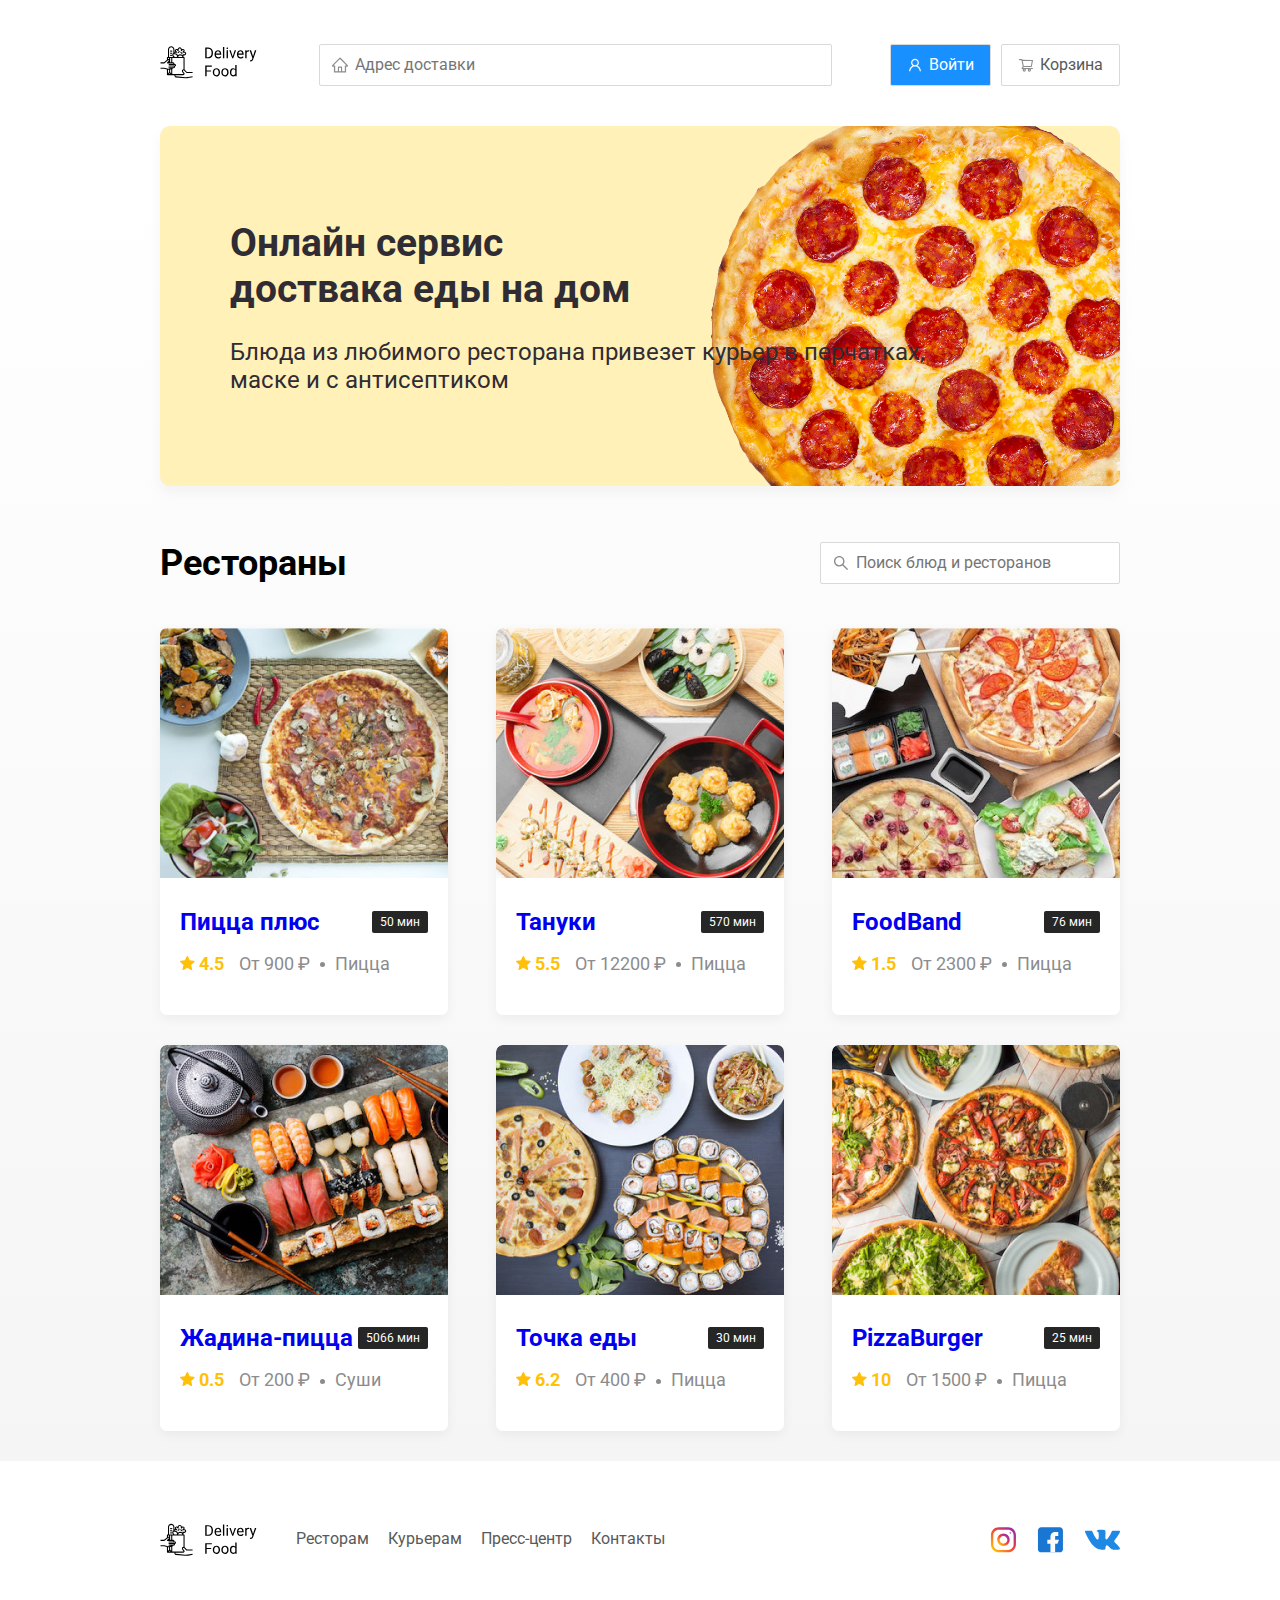
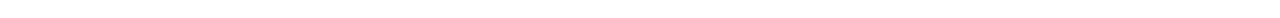
<file: index.html>
<!DOCTYPE html>
<html lang="ru">
<head>
  <meta charset="UTF-8">
  <meta name="viewport" content="width=device-width, initial-scale=1.0">
  <title>Delivery food - доставка еду домой</title>
  <link rel="stylesheet" href="css/style.css">
  <link href="https://fonts.googleapis.com/css?family=Roboto:400,700&display=swap&subset=cyrillic" rel="stylesheet">
  <link rel="stylesheet" href="css/normalize.css">
</head>
<body>
  <div class="container">
    <header class="header">
      <a href="index.html" class="logo">
        <img src="img/logo.svg" alt="Logo" class="logo">
      </a>
      <input type="text" class="input input-addres" placeholder="Адрес доставки">
      <div class="buttons">
        <button class="button button-primary">
          <img src="img/user.svg" alt="user" class="button-icon">
          <span class="button-text">Войти</span>
        </button>
        <button class="button" id="cart-button">
          <img src="img/shopping-cart.svg" alt="shopping-cart" class="button-icon">
          <span class="button-text">Корзина</span>
        </button>
      </div>
    </header>
  </div>
    
    <main class="main">
      <div class="container">
        <div class="promo">
          <h1 class="promo-title">Онлайн сервис<br>доствака еды на дом</h1>
          <p class="promo-text">
            Блюда из любимого ресторана привезет курьер в перчатках,<br> маске и с антисептиком
          </p>
        </div>

        <div class="restaurant">
          <div class="section-heading">
            <h2 class="section-title">Рестораны</h2>
            <input type="text" class="input input-search" placeholder="Поиск блюд и ресторанов">
          </div>
          <div class="cards">
            <a href="restaurant.html" class="card">
              <img class="img-card" src="img/card.jpg" alt="card">
              <div class="card-text">
                <div class="card-heading">
                  <h3 class="card-title">Пицца плюс</h3>
                  <span class="card-tag tag">50 мин</span>
                </div>
                <div class="card-info">
                  <div class="rating"><img class="star" src="img/rating.svg" alt="">
                    4.5</div>
                  <div class="price">От 900 ₽</div>
                  <div class="category">Пицца</div>
                </div>
              </div>
            </a>
            <a href="restaurant.html" class="card">
              <img class="img-card" src="img/2.jpg" alt="card">
              <div class="card-text">
                <div class="card-heading">
                  <h3 class="card-title">Тануки</h3>
                  <span class="card-tag tag">570 мин</span>
                </div>
                <div class="card-info">
                  <div class="rating"><img class="star" src="img/rating.svg" alt="">
                    5.5</div>
                  <div class="price">От 12200 ₽</div>
                  <div class="category">Пицца</div>
                </div>
              </div>
            </a>
            <a href="restaurant.html" class="card">
              <img class="img-card" src="img/3.jpg" alt="card">
              <div class="card-text">
                <div class="card-heading">
                  <h3 class="card-title">FoodBand</h3>
                  <span class="card-tag tag">76 мин</span>
                </div>
                <div class="card-info">
                  <div class="rating"><img class="star" src="img/rating.svg" alt="">
                    1.5</div>
                  <div class="price">От 2300 ₽</div>
                  <div class="category">Пицца</div>
                </div>
              </div>
            </a>
            <a href="restaurant.html" class="card">
              <img class="img-card" src="img/4.jpg" alt="card">
              <div class="card-text">
                <div class="card-heading">
                  <h3 class="card-title">Жадина-пицца</h3>
                  <span class="card-tag tag">5066 мин</span>
                </div>
                <div class="card-info">
                  <div class="rating"><img class="star" src="img/rating.svg" alt="">
                    0.5</div>
                  <div class="price">От 200 ₽</div>
                  <div class="category">Суши</div>
                </div>
              </div>
            </a>
            <a href="restaurant.html" class="card">
              <img class="img-card" src="img/5.jpg" alt="card">
              <div class="card-text">
                <div class="card-heading">
                  <h3 class="card-title">Точка еды</h3>
                  <span class="card-tag tag">30 мин</span>
                </div>
                <div class="card-info">
                  <div class="rating"><img class="star" src="img/rating.svg" alt="">
                    6.2</div>
                  <div class="price">От 400 ₽</div>
                  <div class="category">Пицца</div>
                </div>
              </div>
            </a>
            <a href="restaurant.html" class="card">
              <img class="img-card" src="img/6.jpg" alt="card">
              <div class="card-text">
                <div class="card-heading">
                  <h3 class="card-title">PizzaBurger</h3>
                  <span class="card-tag tag">25 мин</span>
                </div>
                <div class="card-info">
                  <div class="rating">
                    <img class="star" src="img/rating.svg" alt="">
                    10</div>
                  <div class="price">От 1500 ₽</div>
                  <div class="category">Пицца</div>
                </div>
              </div>
            </a>
          </div>
        </div>
      </div>
    </main>

    <footer class="footer">
      <div class="container">
        <div class="footer-block">
          <img class="logo footer-logo" src="img/logo-footer.svg" alt="footer-blog">
          <nav class="footer-nav">
            <a href="#" class="footer-link">Ресторам</a>
            <a href="#" class="footer-link">Курьерам</a>
            <a href="#" class="footer-link">Пресс-центр</a>
            <a href="#" class="footer-link">Контакты</a>
          </nav>
          <div class="social-link">
            <a href="#" class="social-link"><img class="img-fluid" src="img/inst.svg" alt="inst"></a>
            <a href="#" class="social-link"><img class="img-fluid" src="img/fb.svg" alt="fb"></a>
            <a href="#" class="social-link"><img class="img-fluid" src="img/vk.svg" alt="vk"></a>
          </div>
        </div>
      </div>
    </footer>
    
   <div class="modal">
     <div class="modal-dialog">
       <div class="modal-header">
         <h3 class="modal-title">Корзина</h3>
         <button class="close">&times;</button>
       </div>
       <!-- / .modal-header -->
       <div class="modal-body">
         <div class="food-row">
           <span class="food-name">Ролл угорь стандарт</span>
           <strong class="food-price">250 ₽</strong>
           <div class="food-counter">
             <button class="counter-button">-</button>
             <span class="counter">1</span>
             <button class="counter-button">+</button>
           </div>
         </div>
         <div class="food-row">
           <span class="food-name">Ролл угорь стандарт</span>
           <strong class="food-price">250 ₽</strong>
           <div class="food-counter">
             <button class="counter-button">-</button>
             <span class="counter">1</span>
             <button class="counter-button">+</button>
           </div>
         </div>
         <div class="food-row">
           <span class="food-name">Ролл угорь стандарт</span>
           <strong class="food-price">250 ₽</strong>
           <div class="food-counter">
             <button class="counter-button">-</button>
             <span class="counter">1</span>
             <button class="counter-button">+</button>
           </div>
         </div>
         <div class="food-row">
           <span class="food-name">Ролл угорь стандарт</span>
           <strong class="food-price">250 ₽</strong>
           <div class="food-counter">
             <button class="counter-button">-</button>
             <span class="counter">1</span>
             <button class="counter-button">+</button>
           </div>
         </div>
         <div class="food-row">
           <span class="food-name">Ролл угорь стандарт</span>
           <strong class="food-price">250 ₽</strong>
           <div class="food-counter">
             <button class="counter-button">-</button>
             <span class="counter">1</span>
             <button class="counter-button">+</button>
           </div>
         </div>
       </div>
       <!-- / .modal-body -->
       <div class="modal-footer">
         <span class="modal-pricetag">1250 ₽</span>
         <div class="footer-buttons">
           <button class="button button-primary">Оформить заказ</button>
           <button class="button">Отмена</button>
         </div>
       </div>
     </div>
     <!-- / .modal-dialog -->
   </div>
   <script src="js/main.js"></script>

</body>
</html>
</file>
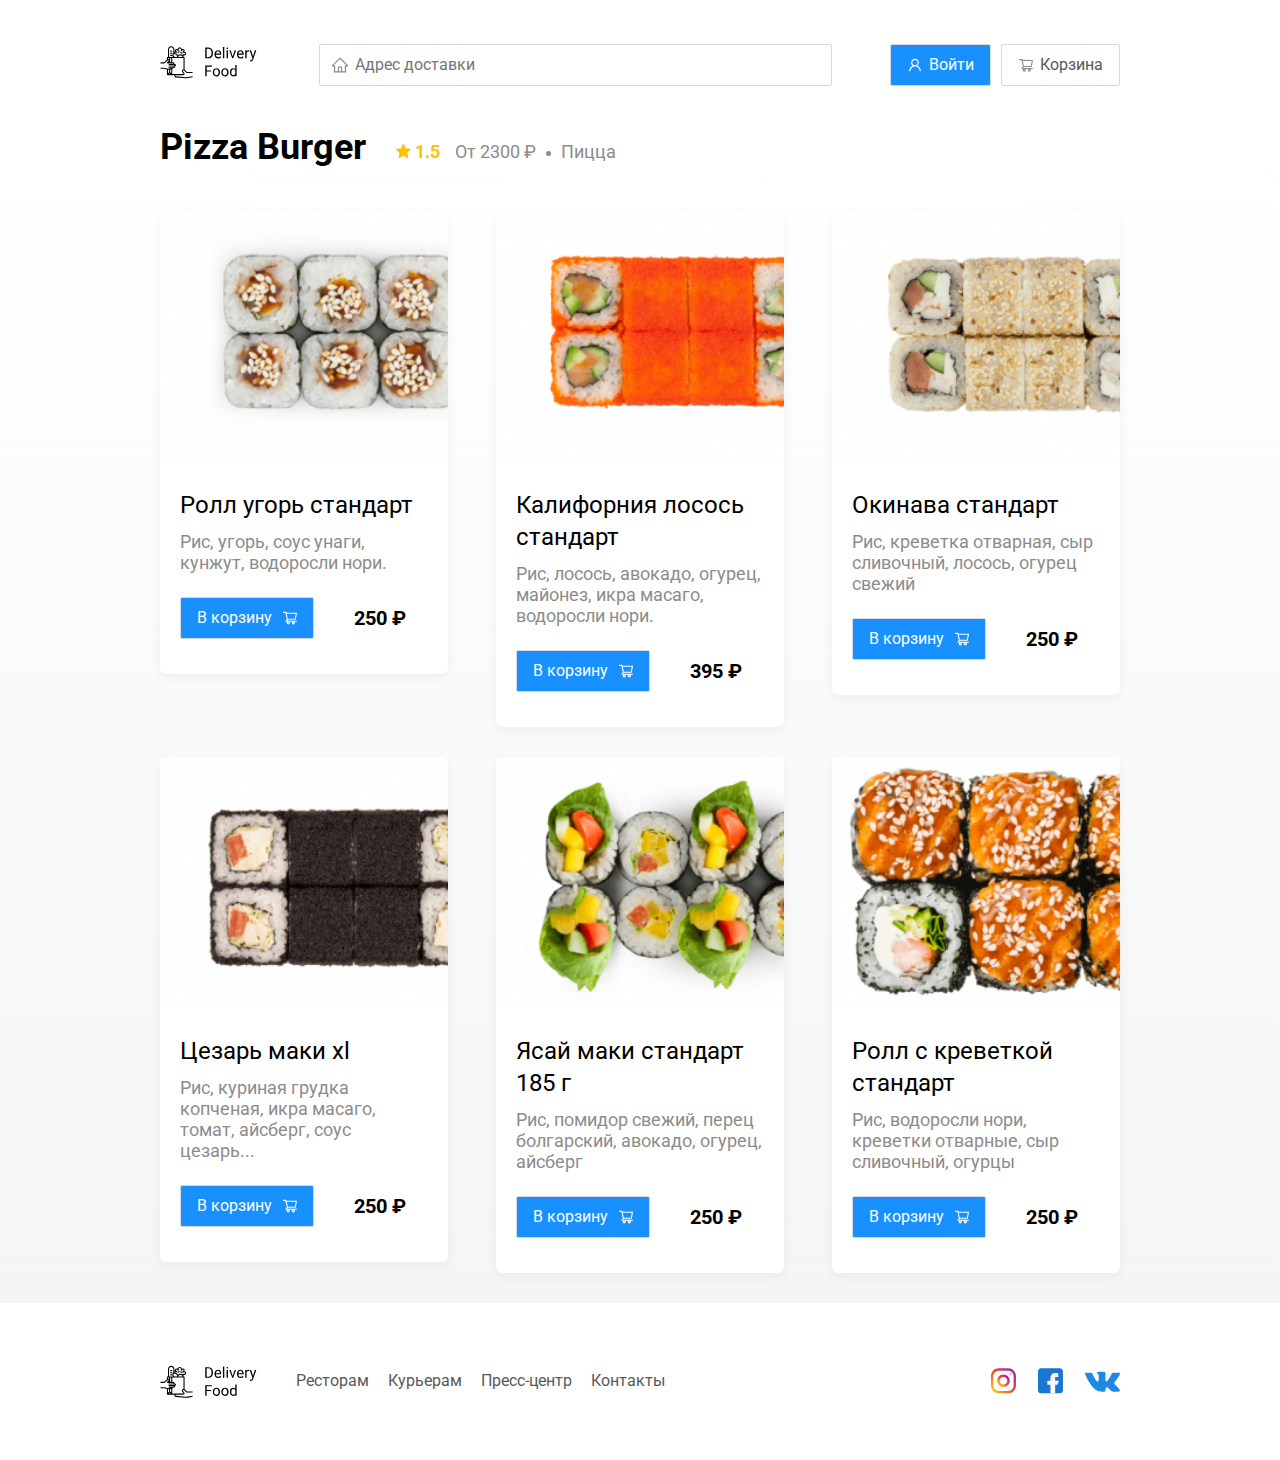
<file: restaurant.html>
<!DOCTYPE html>
<html lang="ru">

<head>
  <meta charset="UTF-8">
  <meta name="viewport" content="width=device-width, initial-scale=1.0">
  <title>Delivery food - доставка еду домой</title>
  <link rel="stylesheet" href="css/style.css">
  <link href="https://fonts.googleapis.com/css?family=Roboto:400,700&display=swap&subset=cyrillic" rel="stylesheet">
  <link rel="stylesheet" href="css/normalize.css">
  <link rel="stylesheet" href="css/animate.css">
</head>

<body>
  <div class="container">
    <header class="header">
      <a href="index.html" class="logo">
        <img src="img/logo.svg" alt="Logo" class="logo">
      </a>
      <input type="text" class="input input-addres" placeholder="Адрес доставки">
      <div class="buttons">
        <button class="button button-primary">
          <img src="img/user.svg" alt="user" class="button-icon">
          <span class="button-text">Войти</span>
        </button>
        <button class="button" id="cart-button">
          <img src="img/shopping-cart.svg" alt="shopping-cart" class="button-icon">
          <span class="button-text">Корзина</span>
        </button>
      </div>
    </header>
  </div>

  <main class="main">
    <div class="container">

      <div class="restaurant">
        <div class="section-heading">
          <h2 class="section-title">Pizza Burger</h2>
          <div class="card-info">
            <div class="rating"><img class="star" src="img/rating.svg" alt="">
              1.5</div>
            <div class="price">От 2300 ₽</div>
            <div class="category">Пицца</div>
          </div>
        </div>
        <div class="cards">
          <div class="card wow fadeInUp" data-wow-delay="0.2s">
            <img class="img-card" src="img/21.jpg" alt="card">
            <div class="card-text">
              <div class="card-heading">
                <h3 class="card-title card-title-reg">Ролл угорь стандарт</h3>
              </div>
              <div class="card-info">
                <div class="ingridients">Рис, угорь, соус унаги, кунжут, водоросли нори.</div>
              </div>
              <div class="card-button">
                <button class="button button-primary">
                  <span class="button-card-text">В корзину</span>
                  <img class="button-card-img" src="img/buttonkorzina.svg" alt="shoping">
                </button>
                <strong class="card-price-bold">250 ₽</strong>
              </div>
            </div>
          </div>
          <div class="card wow fadeInUp" data-wow-delay="0.4s">
            <img class="img-card" src="img/22.jpg" alt="card">
            <div class="card-text">
              <div class="card-heading">
                <h3 class="card-title card-title-reg">Калифорния лосось стандарт</h3>
              </div>
              <div class="card-info">
                <div class="ingridients">Рис, лосось, авокадо, огурец, майонез, икра масаго, водоросли нори.</div>
              </div>
              <div class="card-button">
                <button class="button button-primary">
                  <span class="button-card-text">В корзину</span>
                  <img class="button-card-img" src="img/buttonkorzina.svg" alt="shoping">
                </button>
                <strong class="card-price-bold">395 ₽</strong>
              </div>
            </div>
          </div>
          <div class="card wow fadeInUp" data-wow-delay="0.6s">
            <img class="img-card" src="img/23.jpg" alt="card">
            <div class="card-text">
              <div class="card-heading">
                <h3 class="card-title card-title-reg">Окинава стандарт</h3>
              </div>
              <div class="card-info">
                <div class="ingridients"> Рис, креветка отварная, сыр сливочный, лосось, огурец свежий</div>
              </div>
              <div class="card-button">
                <button class="button button-primary">
                  <span class="button-card-text">В корзину</span>
                  <img class="button-card-img" src="img/buttonkorzina.svg" alt="shoping">
                </button>
                <strong class="card-price-bold">250 ₽</strong>
              </div>
            </div>
          </div>
          <div class="card wow fadeInUp" data-wow-delay="0.2s">
            <img class="img-card" src="img/24.jpg" alt="card">
            <div class="card-text">
              <div class="card-heading">
                <h3 class="card-title card-title-reg">Цезарь маки хl</h3>
              </div>
              <div class="card-info">
                <div class="ingridients">Рис, куриная грудка копченая, икра масаго, томат, айсберг, соус цезарь...
                </div>
              </div>
              <div class="card-button">
                <button class="button button-primary">
                  <span class="button-card-text">В корзину</span>
                  <img class="button-card-img" src="img/buttonkorzina.svg" alt="shoping">
                </button>
                <strong class="card-price-bold">250 ₽</strong>
              </div>
            </div>
          </div>
          <div class="card wow fadeInUp" data-wow-delay="0.4s">
            <img class="img-card" src="img/25.jpg" alt="card">
            <div class="card-text">
              <div class="card-heading">
                <h3 class="card-title card-title-reg">Ясай маки стандарт 185 г</h3>
              </div>
              <div class="card-info">
                <div class="ingridients">Рис, помидор свежий, перец болгарский, авокадо, огурец, айсберг</div>
              </div>
              <div class="card-button">
                <button class="button button-primary">
                  <span class="button-card-text">В корзину</span>
                  <img class="button-card-img" src="img/buttonkorzina.svg" alt="shoping">
                </button>
                <strong class="card-price-bold">250 ₽</strong>
              </div>
            </div>
          </div>
          <div class="card wow fadeInUp" data-wow-delay="0.6s">
            <img class="img-card" src="img/26.jpg" alt="card">
            <div class="card-text">
              <div class="card-heading">
                <h3 class="card-title card-title-reg">Ролл с креветкой стандарт</h3>
              </div>
              <div class="card-info">
                <div class="ingridients">Рис, водоросли нори, креветки отварные, сыр сливочный, огурцы</div>
              </div>
              <div class="card-button">
                <button class="button button-primary">
                  <span class="button-card-text">В корзину</span>
                  <img class="button-card-img" src="img/buttonkorzina.svg" alt="shoping">
                </button>
                <strong class="card-price-bold">250 ₽</strong>
              </div>
            </div>
          </div>
        </div>
      </div>
    </div>
  </main>

  <footer class="footer">
    <div class="container">
      <div class="footer-block">
        <img class="logo footer-logo" src="img/logo-footer.svg" alt="footer-blog">
        <nav class="footer-nav">
          <a href="#" class="footer-link">Ресторам</a>
          <a href="#" class="footer-link">Курьерам</a>
          <a href="#" class="footer-link">Пресс-центр</a>
          <a href="#" class="footer-link">Контакты</a>
        </nav>
        <div class="social-link">
          <a href="#" class="social-link"><img class="img-fluid" src="img/inst.svg" alt="inst"></a>
          <a href="#" class="social-link"><img class="img-fluid" src="img/fb.svg" alt="fb"></a>
          <a href="#" class="social-link"><img class="img-fluid" src="img/vk.svg" alt="vk"></a>
        </div>
      </div>
    </div>
  </footer>

  <div class="modal">
    <div class="modal-dialog">
      <div class="modal-header">
        <h3 class="modal-title">Корзина</h3>
        <button class="close">&times;</button>
      </div>
      <!-- / .modal-header -->
      <div class="modal-body">
        <div class="food-row">
          <span class="food-name">Ролл угорь стандарт</span>
          <strong class="food-price">250 ₽</strong>
          <div class="food-counter">
            <button class="counter-button">-</button>
            <span class="counter">1</span>
            <button class="counter-button">+</button>
          </div>
        </div>
        <div class="food-row">
          <span class="food-name">Ролл угорь стандарт</span>
          <strong class="food-price">250 ₽</strong>
          <div class="food-counter">
            <button class="counter-button">-</button>
            <span class="counter">1</span>
            <button class="counter-button">+</button>
          </div>
        </div>
        <div class="food-row">
          <span class="food-name">Ролл угорь стандарт</span>
          <strong class="food-price">250 ₽</strong>
          <div class="food-counter">
            <button class="counter-button">-</button>
            <span class="counter">1</span>
            <button class="counter-button">+</button>
          </div>
        </div>
        <div class="food-row">
          <span class="food-name">Ролл угорь стандарт</span>
          <strong class="food-price">250 ₽</strong>
          <div class="food-counter">
            <button class="counter-button">-</button>
            <span class="counter">1</span>
            <button class="counter-button">+</button>
          </div>
        </div>
        <div class="food-row">
                  <span class="food-name">Ролл угорь стандарт</span>
                  <strong class="food-price">250 ₽</strong>
                  <div class="food-counter">
                    <button class="counter-button">-</button>
                    <span class="counter">1</span>
                    <button class="counter-button">+</button>
                  </div>
        </div>
      </div>
      <!-- / .modal-body -->
      <div class="modal-footer">
        <span class="modal-pricetag">1250 ₽</span>
        <div class="footer-buttons">
          <button class="button button-primary">Оформить заказ</button>
          <button class="button">Отмена</button>
        </div>
      </div>
    </div>
    <!-- / .modal-dialog -->
  </div>
  <script src="js/wow.min.js"></script>
  <script src="js/main.js"></script>
</body>

</html>
</file>
<file: css/style.css>
* {
  box-sizing: border-box;
}
body{
  font-family: Roboto, sans-serif;
  padding-top: 44px;
}
.container {
  width: 1200px;
  margin: auto;
}
.header{
  display: flex;
  align-items: center;
  justify-content: space-between;
  margin-bottom: 40px;
}
.input{
  background: #FFFFFF;
  border: 1px solid #D9D9D9;
  border-radius: 2px;
  font-size: 16px;
  line-height: 24px;
  padding: 8px;
  padding-left: 35px;
  background-repeat: no-repeat;
  background-position: left 11px center;
}
.input-addres{
  flex: 0.8;
  background-image: url(../img/home.svg);
  
}
.input-search{
  width: 300px;
  background-image: url(../img/search.svg);
  margin-left: auto;
  margin-top: 0;
}
.buttons{
  display: flex;
  align-items: center;
}
.button{
  display: flex;
  align-items: center;
  padding: 8px 16px;
  background: #FFFFFF;
  border: 1px solid #D9D9D9;
  box-sizing: border-box;
  box-shadow: 0px 0px 2px rgba(0, 0, 0, 0.0015);
  border-radius: 2px;
  color: #595959;
  font-size: 16px;
  line-height: 24px;
}
.button-primary{
  background: #1890FF;
  border: 1px solid #D9D9D9;
  color: #fff;
  margin-right: 10px;
}
.button-icon{
  margin-right: 6px;
}
.button-card-text{
  margin-right: 10px;
}
.promo {
  /* height: 300px; */
  box-shadow: 0px 7px 12px rgba(158, 158, 163, 0.1);
  background: #FFF1B8 url(../img/hotpng.com.png) no-repeat top -53px right -91px / 534px;
  border-radius: 10px;
  padding: 68px 70px;
  margin-bottom: 56px;
}
.promo-title{
  font-style: normal;
  font-weight: bold;
  font-size: 39px;
  line-height: 46px;
  color: #302C34;
}
.promo-text{
  min-width: 530px;
  font-style: normal;
  font-weight: normal;
  font-size: 24px;
  line-height: 28px;
  color: #302C34;
}
.main{
  background: linear-gradient(180deg, rgba(245, 245, 245, 0) 1.04%, #F5F5F5 100%);
}
.section-heading{
  display: flex;
  align-items: center;
  margin-bottom: 44px;
}
.section-title{
  margin: 0;
  font-style: normal;
  font-weight: bold;
  font-size: 36px;
  line-height: 42px;
  color: #000000;
  margin-right: 30px;

}
.cards{
  display: flex;
  flex-wrap: wrap;
  align-items: flex-start;
  justify-content: space-between;

}
.card{
  background: #FFFFFF;
  box-shadow: 0px 4px 12px rgba(0, 0, 0, 0.05);
  border-radius: 7px;
  overflow: hidden;
  margin-bottom: 30px;
  flex-basis: 30%;
  text-decoration: none;
}
.img-card{
  width: 384px;
  height: 250px;
  object-fit: cover;
}
.card-text{
  padding: 23px 20px 35px;
}
.card-heading{
  display: flex;
  align-items: center;
  justify-content: space-between;
}
.card-title{
  font-style: normal;
  font-weight: bold;
  font-size: 24px;
  line-height: 32px;
  margin: 0;
}
.card-title-reg{
  font-weight: 400;
}
.card-tag{
  font-style: normal;
  font-weight: normal;
  font-size: 12px;
  line-height: 20px;
  color: #FFFFFF;
  background: #262626;
  border-radius: 2px;
  padding: 1px 8px;
}
.card-info{
  display: flex;
  align-items: center;
  flex-wrap: wrap;
  
}
.card-button{
  display: flex;
  align-items: center;
  margin-top: 24px;
}
.card-price-bold{
  font-weight: bold;
  font-size: 20px;
  line-height: 32px;
  margin-left: 30px;
}
.rating{
  margin-right: 26px;
  margin-top: 10px;
  color: #FFC107;
  font-weight: bold;
  font-size: 18px;
  line-height: 32px;
}
.price,
.category{
  font-size: 18px;
  line-height: 32px;
  color: #8C8C8C;
  margin-top: 10px;
}
.price{
  margin-right: 10px;
}
.ingridients{
  font-size: 18px;
  line-height: 21px;
  color: #8C8C8C;
  margin-top: 10px;
}
.category{
  text-overflow: ellipsis;
  overflow: hidden;
  white-space: nowrap;
  max-width: 150px;
}
.price:after {
  content: "";
  width: 5px;height: 5px;
  background-color: #8C8C8C;
  display: inline-block;
  vertical-align: middle;
  border-radius: 50%;
  margin-left: 10px;
}
.footer{
  padding: 60px 0;
}
.footer-block{
  display: flex;
  align-items: center;
  justify-content: space-between;
}
.footer-link{
  display: inline-block;
  color: #595959;
  text-decoration: none;
}
.footer-nav{
  margin-left: 35px;
  margin-right: auto;
}
.footer-link:not(:last-child){
  margin-right: 15px;
}
.social-link{
  display: flex;
  align-items: center;
}
.social-link:not(:last-child) {
  margin-right: 21px;
}

.modal{
  position: fixed;
  left: 0;
  top: 0;
  width: 100%;
  height: 100%;
  background: rgba(0, 0, 0, 0.4);
  display: flex;
  display: none;
}
.is-open{
  display: flex;
}
.modal-dialog{
  margin: auto;
  max-width: 780px;
  width: 95%;
  background: #FFFFFF;
  border-radius: 5px;
  padding: 40px 45px;
}
.modal-header{
  display: flex;
  align-items: center;
  justify-content: space-between;
  margin-bottom: 45px;
}
.close {
  font-size:36px;
  border: none;
  background-color: transparent;
}
.modal-body{
  margin-bottom: 52px;
}
.modal-title{
  margin: 0;
  font-weight: bold;
  font-size: 36px;
  line-height: 42px;
}
.food-row{
  display: flex;
  align-items: flex-start;
  justify-content: space-between;
  padding-bottom: 8px;
  border-bottom: 1px solid #d9d9d9;
  margin-bottom: 15px;
}
.food-name{
  font-weight: normal;
  font-size: 18px;
  line-height: 32px;
}
.food-price{
  margin-left: auto; 
  margin-right: 47px;
  font-weight: bold;
  font-size: 20px;
  line-height: 32px;
}
.food-counter{
  display: flex;  
  align-items: center;
}
.counter-button{
  display: flex;
  align-items: center;
  justify-content: center;
  width: 39px;
  height: 32px;
  background: #FFFFFF;
  border: 1px solid #40A9FF;
  box-sizing: border-box;
  border-radius: 2px;
  font-weight: normal;
  font-size: 14px;
  line-height: 22px;
  color:#40A9FF;
}
.counter{
  margin-left: 10px;
  margin-right: 10px;
}
.modal-footer{
  display: flex;
  align-items: center;
  justify-content: space-between;
}
.footer-buttons{
  display: flex;
  align-items: center;
}
.modal-pricetag{
  background: #262626;
  border-radius: 5px;
  color: #fff;
  padding: 15px 20px;
}


@media (max-width: 1366px) {
  .container {
    max-width: 960px;
  }
  .rating{
    margin-right: 15px;
  }
  .price,
  .category {
    font-style: 14px;
  }
}
@media (max-width: 992px) {
  .container {
    max-width: 750px;
  }
  .promo{
    padding: 50px;
  }
  .promo-text{
    font-size: 18px;
    max-width: 400px;
  }
  .card{
    flex-basis: 49%;
  }
  .footer-link{
    font-size: 16px;
  }
}
@media (max-width: 768px) {
  .container {
    max-width: 560px;
  }
  .card-info{
    flex-wrap: wrap;
  }
  .card.rating {
    flex-basis: 100%;
  }
    .promo {
      padding: 50px;
    }
    .promo{
      background-size: 400px;
    }
   .promo-title {
     font-size: 24px;
     line-height: 1.4;
   }
   .promo-text{
     margin-top: 0;
   }
}
@media (max-width: 578px) {
  .container {
    max-width: 90%;
  }
  .header{
    flex-wrap: wrap;
  }
  .input-addres{
    order: 5;
    flex: 1;
  }
  .promo{
    background-image: none;
  }
  .promo-title{
    margin-bottom: 10px;
  }
  .siction-title{
    font-size: 20x;
  }
  .card{
    flex-basis: 100%;
  }
  .img-card{
    width: 100%;
  }
  .footer{
    padding: 30px 0;
  }
  .footer-block{
    align-items: flex-start;
  }
  .footer-nav{
    border: 0;
    margin-left: 0;
    margin-right: 0;
    display: flex;
    flex-direction: column;
  }
  .footer-logo{
    margin-right: 15px;
    order: 1;
  }
  .social-link{
    order: 2;
  }
}
@media (max-width: 480px) {
  .button-text{
    display: none;
  }
  .button{
    min-height: 40px;
  }
  .button-icon{
    margin: 0;
  }
  .promo{
    padding: 20px;
  }
  .card-heading{
    flex-wrap: wrap;
    
  }
  .footer-block {
    flex-wrap: wrap;
    flex-direction: column;
    align-items: center;
  }
  .footer-logo{
    order: 0;
    margin-bottom: 20px;
  }
  .footer-nav{
    margin-bottom: 20px;
    text-align: center;
  }
  .footer-link:not(:last-child){
    margin-right: 0;
  }
}
</file>
